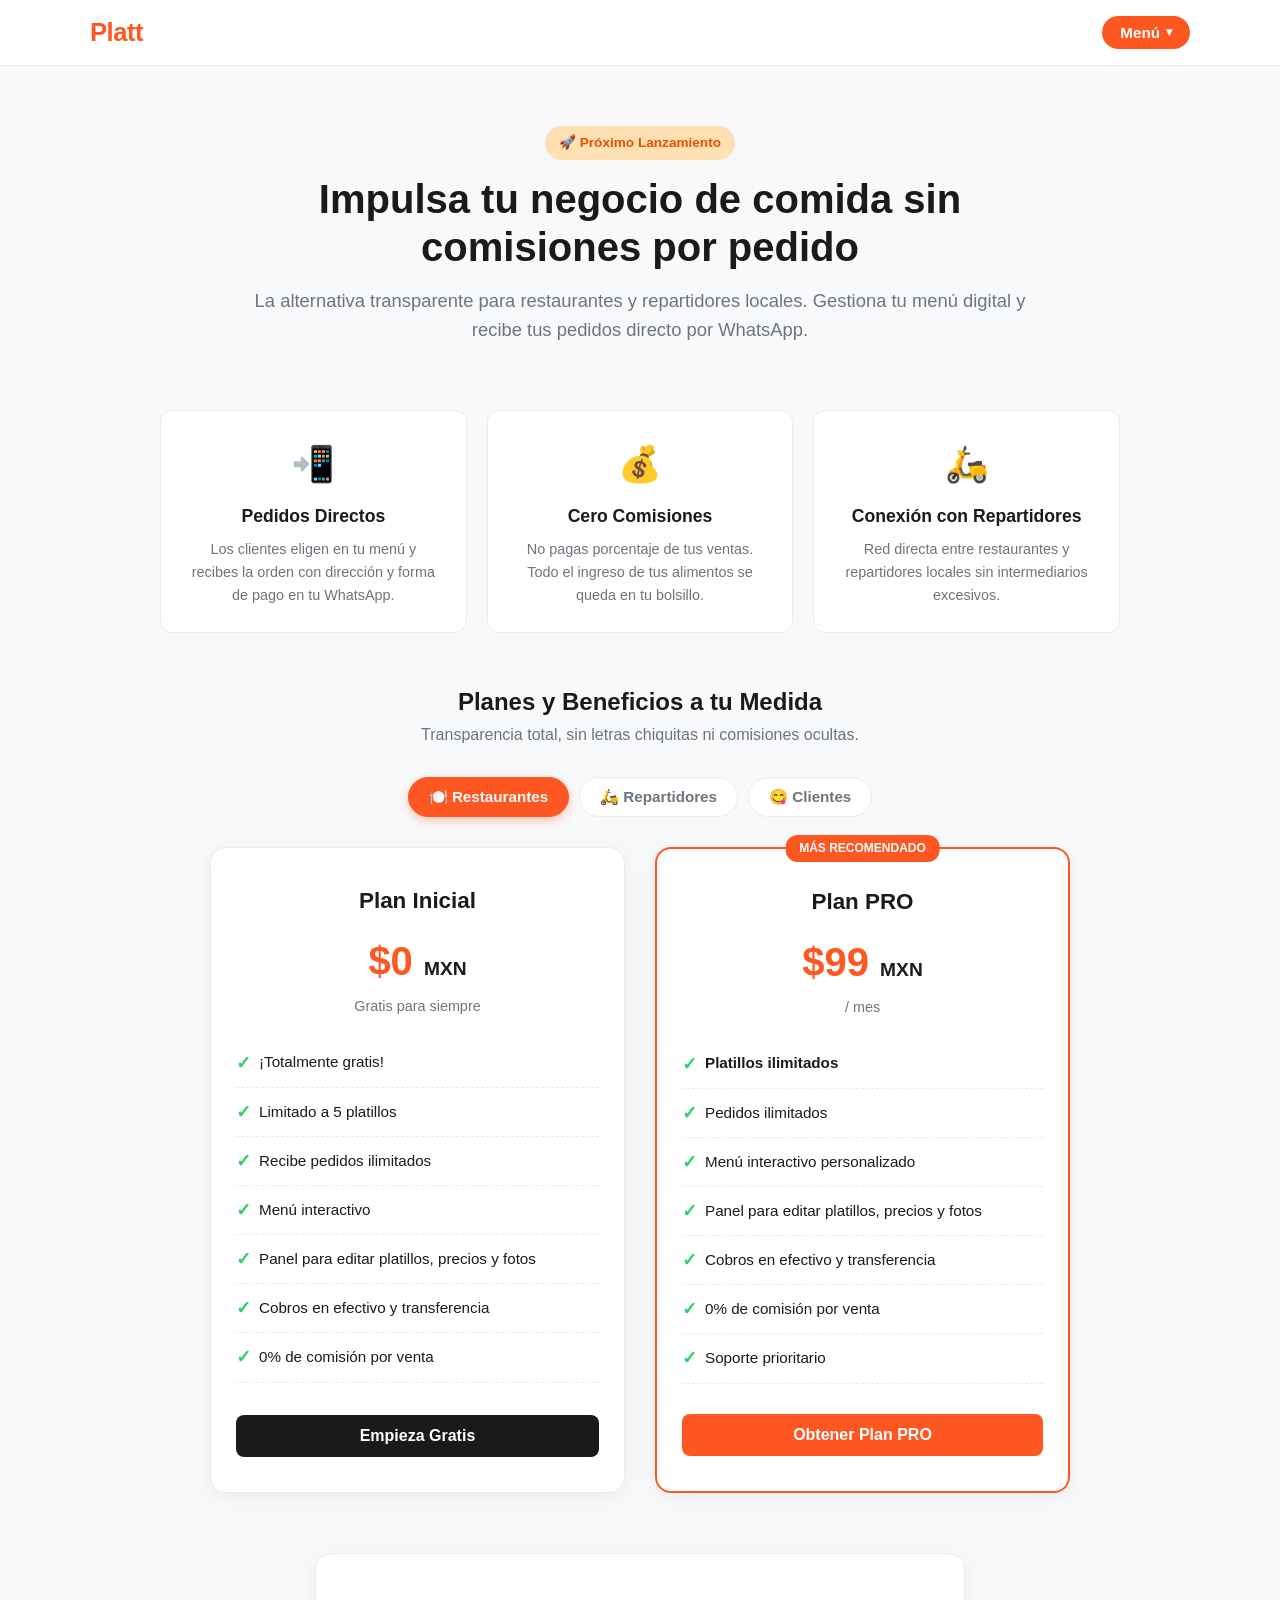
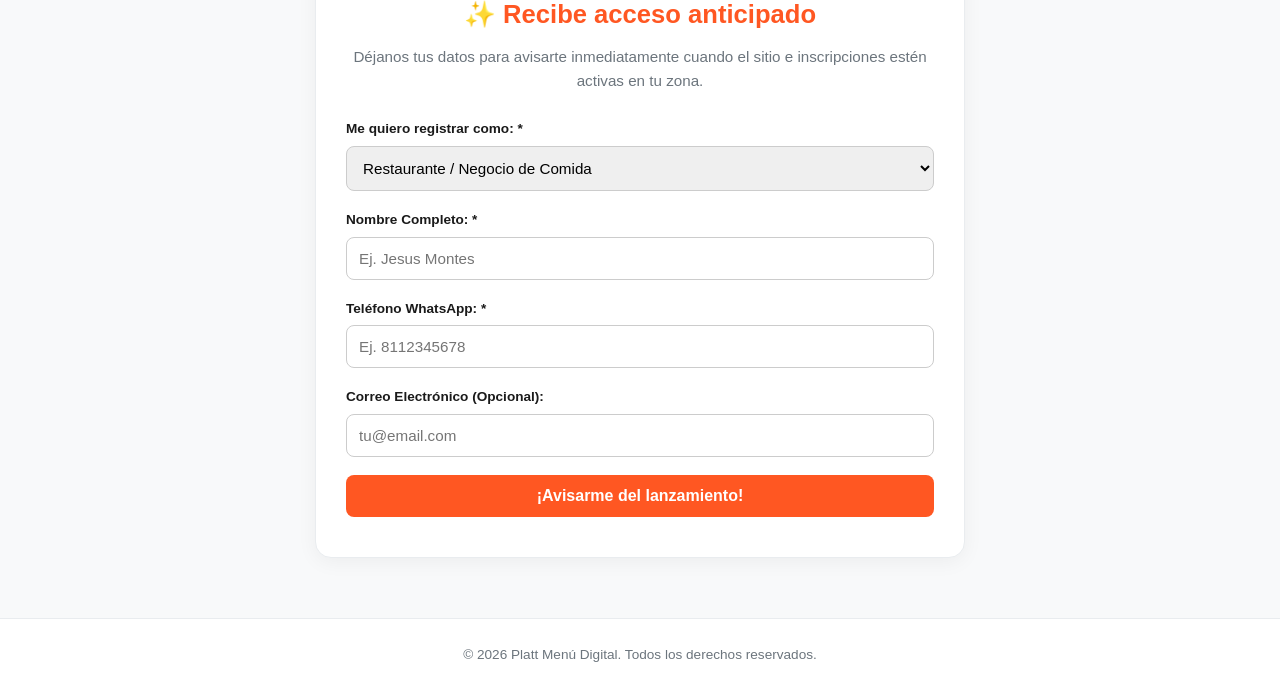
<file: nosotros.html>
<!DOCTYPE html>
<html lang="es">
<head>
  <!-- SEO y Metaetiquetas Principales -->
  <meta charset="UTF-8">
  <meta name="viewport" content="width=device-width, initial-scale=1.0">
  <title>Sobre Nosotros y Planes | Platt Menú Digital</title>
  <meta name="description" content="Conoce Platt: la plataforma integral de menú digital para restaurantes y repartidores por solo $99 MXN/mes. Sin comisiones por venta. Registrate para el acceso anticipado.">
  <meta name="keywords" content="menu digital, restaurante, pedidos whatsapp, repartidores, sin comisiones, platt">
  <meta name="robots" content="index, follow">
  <link rel="canonical" href="https://tudominio.com/nosotros.html">

  <!-- Estilos del Nav Bar Global -->
  <link rel="stylesheet" href="navbar.css">

  <!-- Open Graph para Redes Sociales -->
  <meta property="og:title" content="Platt - Menú Digital y Red de Repartidores">
  <meta property="og:description" content="Digitaliza tu restaurante o únete como repartidor independiente por solo $99 MXN/mes. Recibe acceso anticipado.">
  <meta property="og:type" content="website">
  <meta property="og:url" content="https://tudominio.com/nosotros.html">
  <meta property="og:image" content="https://tudominio.com/assets/og-image.jpg">

  <!-- Datos Estructurados JSON-LD -->
  <script type="application/ld+json">
  {
    "@context": "https://schema.org",
    "@type": "Organization",
    "name": "Platt Menú Digital",
    "url": "https://tudominio.com",
    "logo": "https://tudominio.com/assets/logo.png",
    "description": "Plataforma de menú digital e interacción directa por WhatsApp para restaurantes y repartidores sin pagar comisiones por pedido.",
    "contactPoint": {
      "@type": "ContactPoint",
      "contactType": "Atención al cliente",
      "availableLanguage": "Spanish"
    }
  }
  </script>

  <style>
    :root {
      --primary: #ff5722;
      --primary-dark: #e64a19;
      --secondary: #25d366;
      --dark: #1a1a1a;
      --light-bg: #f8f9fa;
      --card-bg: #ffffff;
      --gray-text: #6c757d;
      --border-color: #e9ecef;
    }

    * { box-sizing: border-box; margin: 0; padding: 0; font-family: -apple-system, BlinkMacSystemFont, "Segoe UI", Roboto, sans-serif; }
    body { background-color: var(--light-bg); color: var(--dark); line-height: 1.6; }

    /* Hero Section */
    .hero { text-align: center; padding: 60px 20px 40px; max-width: 850px; margin: 0 auto; }
    .hero-badge { background: #ffe0b2; color: #e65100; font-weight: bold; padding: 6px 14px; border-radius: 20px; font-size: 0.85rem; display: inline-block; margin-bottom: 15px; }
    .hero h1 { font-size: 2.5rem; color: var(--dark); margin-bottom: 15px; line-height: 1.2; }
    .hero p { font-size: 1.15rem; color: var(--gray-text); margin-bottom: 25px; }

    /* Features Grid */
    .features { display: grid; grid-template-columns: repeat(auto-fit, minmax(250px, 1fr)); gap: 20px; max-width: 1000px; margin: 0 auto 50px; padding: 0 20px; }
    .feature-card { background: var(--card-bg); padding: 25px; border-radius: 12px; border: 1px solid var(--border-color); text-align: center; }
    .feature-icon { font-size: 2.2rem; margin-bottom: 10px; }
    .feature-card h3 { font-size: 1.1rem; margin-bottom: 8px; }
    .feature-card p { font-size: 0.9rem; color: var(--gray-text); }

    /* Pricing Section */
    .pricing-title { text-align: center; margin-bottom: 30px; }
    .pricing-container { max-width: 900px; margin: 0 auto 60px; padding: 0 20px; display: grid; grid-template-columns: repeat(auto-fit, minmax(300px, 1fr)); gap: 30px; }
    
    .pricing-card { background: var(--card-bg); border-radius: 16px; padding: 35px 25px; border: 1px solid var(--border-color); box-shadow: 0 4px 20px rgba(0,0,0,0.06); display: flex; flex-direction: column; justify-content: space-between; position: relative; }
    .pricing-card.featured { border: 2px solid var(--primary); }
    .card-tag { position: absolute; top: -14px; left: 50%; transform: translateX(-50%); background: var(--primary); color: white; padding: 4px 14px; border-radius: 12px; font-size: 0.75rem; font-weight: bold; text-transform: uppercase; }

    .pricing-card h2 { font-size: 1.4rem; text-align: center; margin-bottom: 10px; }
    .price-box { text-align: center; margin-bottom: 20px; }
    .price-box .price { font-size: 2.5rem; font-weight: 800; color: var(--primary); }
    .price-box span { font-size: 0.9rem; color: var(--gray-text); }

    .features-list { list-style: none; padding: 0; margin-bottom: 30px; }
    .features-list li { padding: 10px 0; font-size: 0.95rem; border-bottom: 1px dashed var(--border-color); display: flex; align-items: center; gap: 8px; }
    .features-list li::before { content: "✓"; color: var(--secondary); font-weight: bold; font-size: 1.1rem; }

    .btn-card { background: var(--primary); color: white; border: none; padding: 12px; border-radius: 8px; font-weight: bold; font-size: 1rem; cursor: pointer; width: 100%; transition: background 0.2s; }
    .btn-card:hover { background: var(--primary-dark); }
    .btn-card.dark { background: var(--dark); }

    /* Waitlist Section */
    .waitlist-section { background: var(--card-bg); border: 1px solid var(--border-color); border-radius: 16px; max-width: 650px; margin: 0 auto 60px; padding: 40px 30px; box-shadow: 0 4px 20px rgba(0,0,0,0.05); }
    .waitlist-section h2 { text-align: center; color: var(--primary); margin-bottom: 10px; font-size: 1.6rem; }
    .waitlist-section p { text-align: center; color: var(--gray-text); font-size: 0.95rem; margin-bottom: 25px; }

    .form-group { margin-bottom: 18px; }
    .form-group label { display: block; font-weight: bold; font-size: 0.85rem; margin-bottom: 6px; }
    .form-group input, .form-group select { width: 100%; padding: 12px; border: 1px solid #ccc; border-radius: 8px; font-size: 0.95rem; }

    footer { text-align: center; padding: 25px; color: var(--gray-text); font-size: 0.85rem; border-top: 1px solid var(--border-color); background: #fff; }

    /* Selector de pestañas por usuario */
    .user-type-selector {
      display: flex;
      justify-content: center;
      gap: 10px;
      margin-bottom: 30px;
      flex-wrap: wrap;
    }

    .tab-btn {
      background: var(--card-bg);
      border: 1px solid var(--border-color);
      padding: 10px 20px;
      border-radius: 25px;
      font-weight: bold;
      font-size: 0.95rem;
      cursor: pointer;
      color: var(--gray-text);
      transition: all 0.2s ease;
    }

    .tab-btn.active, .tab-btn:hover {
      background: var(--primary);
      color: white;
      border-color: var(--primary);
      box-shadow: 0 4px 10px rgba(255, 87, 34, 0.3);
    }

    /* Ocultar/Mostrar grupos de pricing */
    .pricing-group {
      display: none;
    }

    .pricing-group.active {
      display: block;
    }

    /* Ajuste cuando hay una sola tarjeta */
    .pricing-container.single-card {
      max-width: 480px;
    }

    .customer-card {
      border: 2px solid var(--secondary) !important;
    }

    .customer-card .price {
      color: var(--secondary) !important;
    } 
  </style>
</head>
<body>

  <!-- Contenedor Único donde se Inyecta la Barra de Navegación -->
  <div id="navbar-container"></div>

  <main>
    <!-- Hero / Sección Principal -->
    <section class="hero">
      <span class="hero-badge">🚀 Próximo Lanzamiento</span>
      <h1>Impulsa tu negocio de comida sin comisiones por pedido</h1>
      <p>La alternativa transparente para restaurantes y repartidores locales. Gestiona tu menú digital y recibe tus pedidos directo por WhatsApp.</p>
    </section>

    <!-- Beneficios Principales -->
    <section class="features" aria-label="Ventajas de Platt">
      <article class="feature-card">
        <div class="feature-icon">📲</div>
        <h3>Pedidos Directos</h3>
        <p>Los clientes eligen en tu menú y recibes la orden con dirección y forma de pago en tu WhatsApp.</p>
      </article>

      <article class="feature-card">
        <div class="feature-icon">💰</div>
        <h3>Cero Comisiones</h3>
        <p>No pagas porcentaje de tus ventas. Todo el ingreso de tus alimentos se queda en tu bolsillo.</p>
      </article>

      <article class="feature-card">
        <div class="feature-icon">🛵</div>
        <h3>Conexión con Repartidores</h3>
        <p>Red directa entre restaurantes y repartidores locales sin intermediarios excesivos.</p>
      </article>
    </section>

    <!-- Sección de Pricing y Beneficios por Usuario -->
    <section class="pricing-section">
      <div class="pricing-title">
        <h2>Planes y Beneficios a tu Medida</h2>
        <p style="color: var(--gray-text);">Transparencia total, sin letras chiquitas ni comisiones ocultas.</p>
      </div>

      <!-- Selector de Tipo de Usuario (Tabs) -->
      <div class="user-type-selector">
        <button class="tab-btn active" onclick="switchUserType('restaurante', this)">🍽️ Restaurantes</button>
        <button class="tab-btn" onclick="switchUserType('repartidor', this)">🛵 Repartidores</button>
        <button class="tab-btn" onclick="switchUserType('cliente', this)">😋 Clientes</button>
      </div>

      <!-- 1. PRICING PARA RESTAURANTES -->
      <div id="pricing-restaurante" class="pricing-group active">
        <div class="pricing-container">
          
          <!-- Plan Gratuito -->
          <article class="pricing-card">
            <div>
              <h2>Plan Inicial</h2>
              <div class="price-box">
                <div class="price">$0 <span style="font-size:1.2rem; color:var(--dark);">MXN</span></div>
                <span>Gratis para siempre</span>
              </div>
              <ul class="features-list">
                <li>¡Totalmente gratis!</li>
                <li>Limitado a 5 platillos</li>
                <li>Recibe pedidos ilimitados</li>
                <li>Menú interactivo</li>
                <li>Panel para editar platillos, precios y fotos</li>
                <li>Cobros en efectivo y transferencia</li>
                <li>0% de comisión por venta</li>
              </ul>
            </div>
            <button class="btn-card dark" onclick="seleccionarPlan('Restaurante Inicial')">Empieza Gratis</button>
          </article>

          <!-- Plan PRO ($99 MXN) -->
          <article class="pricing-card featured">
            <span class="card-tag">Más Recomendado</span>
            <div>
              <h2>Plan PRO</h2>
              <div class="price-box">
                <div class="price">$99 <span style="font-size:1.2rem; color:var(--dark);">MXN</span></div>
                <span>/ mes</span>
              </div>
              <ul class="features-list">
                <li><strong>Platillos ilimitados</strong></li>
                <li>Pedidos ilimitados</li>
                <li>Menú interactivo personalizado</li>
                <li>Panel para editar platillos, precios y fotos</li>
                <li>Cobros en efectivo y transferencia</li>
                <li>0% de comisión por venta</li>
                <li>Soporte prioritario</li>
              </ul>
            </div>
            <button class="btn-card" onclick="seleccionarPlan('Restaurante PRO')">Obtener Plan PRO</button>
          </article>

        </div>
      </div>

      <!-- 2. PRICING PARA REPARTIDORES -->
      <div id="pricing-repartidor" class="pricing-group">
        <div class="pricing-container single-card">
          <article class="pricing-card featured">
            <span class="card-tag">Suscripción Repartidor</span>
            <div>
              <h2>Plan Repartidor</h2>
              <div class="price-box">
                <div class="price">$99 <span style="font-size:1.2rem; color:var(--dark);">MXN</span></div>
                <span>/ mes</span>
              </div>
              <ul class="features-list">
                <li>Vinculación directa con restaurantes de la zona</li>
                <li>Notificaciones de entregas disponibles</li>
                <li>Conserva el 100% de tus entregas y propinas</li>
                <li>Libertad total de horarios sin penalizaciones</li>
              </ul>
            </div>
            <button class="btn-card" onclick="seleccionarPlan('Repartidor')">Unirme como Repartidor</button>
          </article>
        </div>
      </div>

      <!-- 3. BENEFICIOS PARA CLIENTES -->
      <div id="pricing-cliente" class="pricing-group">
        <div class="pricing-container single-card">
          <article class="pricing-card customer-card">
            <div>
              <h2>Uso 100% Gratuito para Clientes</h2>
              <div class="price-box">
                <div class="price">$0 <span style="font-size:1.2rem; color:var(--dark);">MXN</span></div>
                <span>Sin cargos de servicio</span>
              </div>
              <ul class="features-list">
                <li><strong>Totalmente gratis:</strong> Sin comisiones ocultas ni tarifas de servicio al pedir.</li>
                <li><strong>Transparencia de precios:</strong> Consulta el total real de tu cuenta al instante mientras agregas platillos.</li>
                <li><strong>Atención directa:</strong> Tu pedido llega directo al restaurante por WhatsApp sin intermediarios.</li>
                <li><strong>Sin registros obligatorios:</strong> Pide directamente de forma rápida e intuitiva.</li>
              </ul>
            </div>
            <button class="btn-card" onclick="seleccionarPlan('Cliente')">Explorar como Cliente</button>
          </article>
        </div>
      </div>

    </section>

    <!-- Formulario de Captura para Lanzamiento -->
    <section class="waitlist-section" id="registro">
      <h2>✨ Recibe acceso anticipado</h2>
      <p>Déjanos tus datos para avisarte inmediatamente cuando el sitio e inscripciones estén activas en tu zona.</p>

      <form id="registroForm" onsubmit="guardarRegistro(event)">
        <div class="form-group">
          <label for="tipoUsuario">Me quiero registrar como: *</label>
          <select id="tipoUsuario" required>
            <option value="Restaurante">Restaurante / Negocio de Comida</option>
            <option value="Repartidor">Repartidor Independiente</option>
            <option value="Cliente">Cliente / Comensal</option>
          </select>
        </div>

        <div class="form-group">
          <label for="nombreCliente">Nombre Completo: *</label>
          <input type="text" id="nombreCliente" required placeholder="Ej. Jesus Montes">
        </div>

        <div class="form-group">
          <label for="telefonoCliente">Teléfono WhatsApp: *</label>
          <input type="tel" id="telefonoCliente" required placeholder="Ej. 8112345678">
        </div>

        <div class="form-group">
          <label for="correoCliente">Correo Electrónico (Opcional):</label>
          <input type="email" id="correoCliente" placeholder="tu@email.com">
        </div>

        <button type="submit" class="btn-card">¡Avisarme del lanzamiento!</button>
      </form>
    </section>
  </main>

  <footer>
    <p>&copy; 2026 Platt Menú Digital. Todos los derechos reservados.</p>
  </footer>

  <!-- Script que Carga la Barra de Navegación Global -->
  <script src="navbar.js"></script>

  <script>
    function seleccionarPlan(rol) {
      const select = document.getElementById("tipoUsuario");
      select.value = rol;
      document.getElementById("registro").scrollIntoView({ behavior: 'smooth' });
    }

    function guardarRegistro(e) {
      e.preventDefault();
      
      const rol = document.getElementById("tipoUsuario").value;
      const nombre = document.getElementById("nombreCliente").value;
      const telefono = document.getElementById("telefonoCliente").value;

      alert(`¡Gracias ${nombre}! Hemos registrado tu interés como ${rol}. Te enviaremos un mensaje por WhatsApp al número ${telefono} cuando abramos inscripciones.`);
      document.getElementById("registroForm").reset();
    }

    function switchUserType(type, btnElement) {
      document.querySelectorAll('.tab-btn').forEach(btn => btn.classList.remove('active'));
      document.querySelectorAll('.pricing-group').forEach(group => group.classList.remove('active'));

      btnElement.classList.add('active');
      document.getElementById(`pricing-${type}`).classList.add('active');
    }
  </script>
</body>
</html>
</file>
<file: navbar.css>
/* navbar.css */
.main-navbar {
  background: rgba(255, 255, 255, 0.95);
  backdrop-filter: blur(10px);
  border-bottom: 1px solid #e9ecef;
  position: sticky;
  top: 0;
  z-index: 1000;
  padding: 12px 20px;
  width: 100%;
}

.nav-container {
  max-width: 1100px;
  margin: 0 auto;
  display: flex;
  justify-content: space-between;
  align-items: center;
}

.nav-logo {
  font-size: 1.6rem;
  font-weight: 800;
  color: #ff5722;
  text-decoration: none;
  letter-spacing: -0.5px;
}

.nav-menu {
  display: flex;
  align-items: center;
  gap: 20px;
}

/* Dropdown Menú */
.dropdown {
  position: relative;
  display: inline-block;
}

.dropdown-btn {
  background: #ff5722;
  color: #ffffff;
  border: none;
  padding: 8px 18px;
  border-radius: 20px;
  font-weight: 600;
  font-size: 0.95rem;
  cursor: pointer;
  display: flex;
  align-items: center;
  gap: 6px;
  transition: background 0.2s ease, transform 0.1s ease;
}

.dropdown-btn:hover {
  background: #e64a19;
}

.dropdown-btn .arrow {
  font-size: 0.75rem;
  transition: transform 0.2s ease;
}

.dropdown-content {
  display: none;
  position: absolute;
  right: 0;
  top: 110%;
  background-color: #ffffff;
  min-width: 210px;
  box-shadow: 0px 8px 20px rgba(0, 0, 0, 0.1);
  border-radius: 12px;
  border: 1px solid #e9ecef;
  overflow: hidden;
  z-index: 1001;
}

.dropdown-content a {
  color: #212529;
  padding: 12px 16px;
  text-decoration: none;
  display: flex;
  align-items: center;
  gap: 8px;
  font-size: 0.9rem;
  font-weight: 500;
  transition: background 0.15s ease, color 0.15s ease;
}

.dropdown-content a:hover {
  background-color: #fff3e0;
  color: #ff5722;
}

.dropdown-content.show {
  display: block;
  animation: fadeIn 0.2s ease-in-out;
}

@keyframes fadeIn {
  from { opacity: 0; transform: translateY(-8px); }
  to { opacity: 1; transform: translateY(0); }
}
</file>
